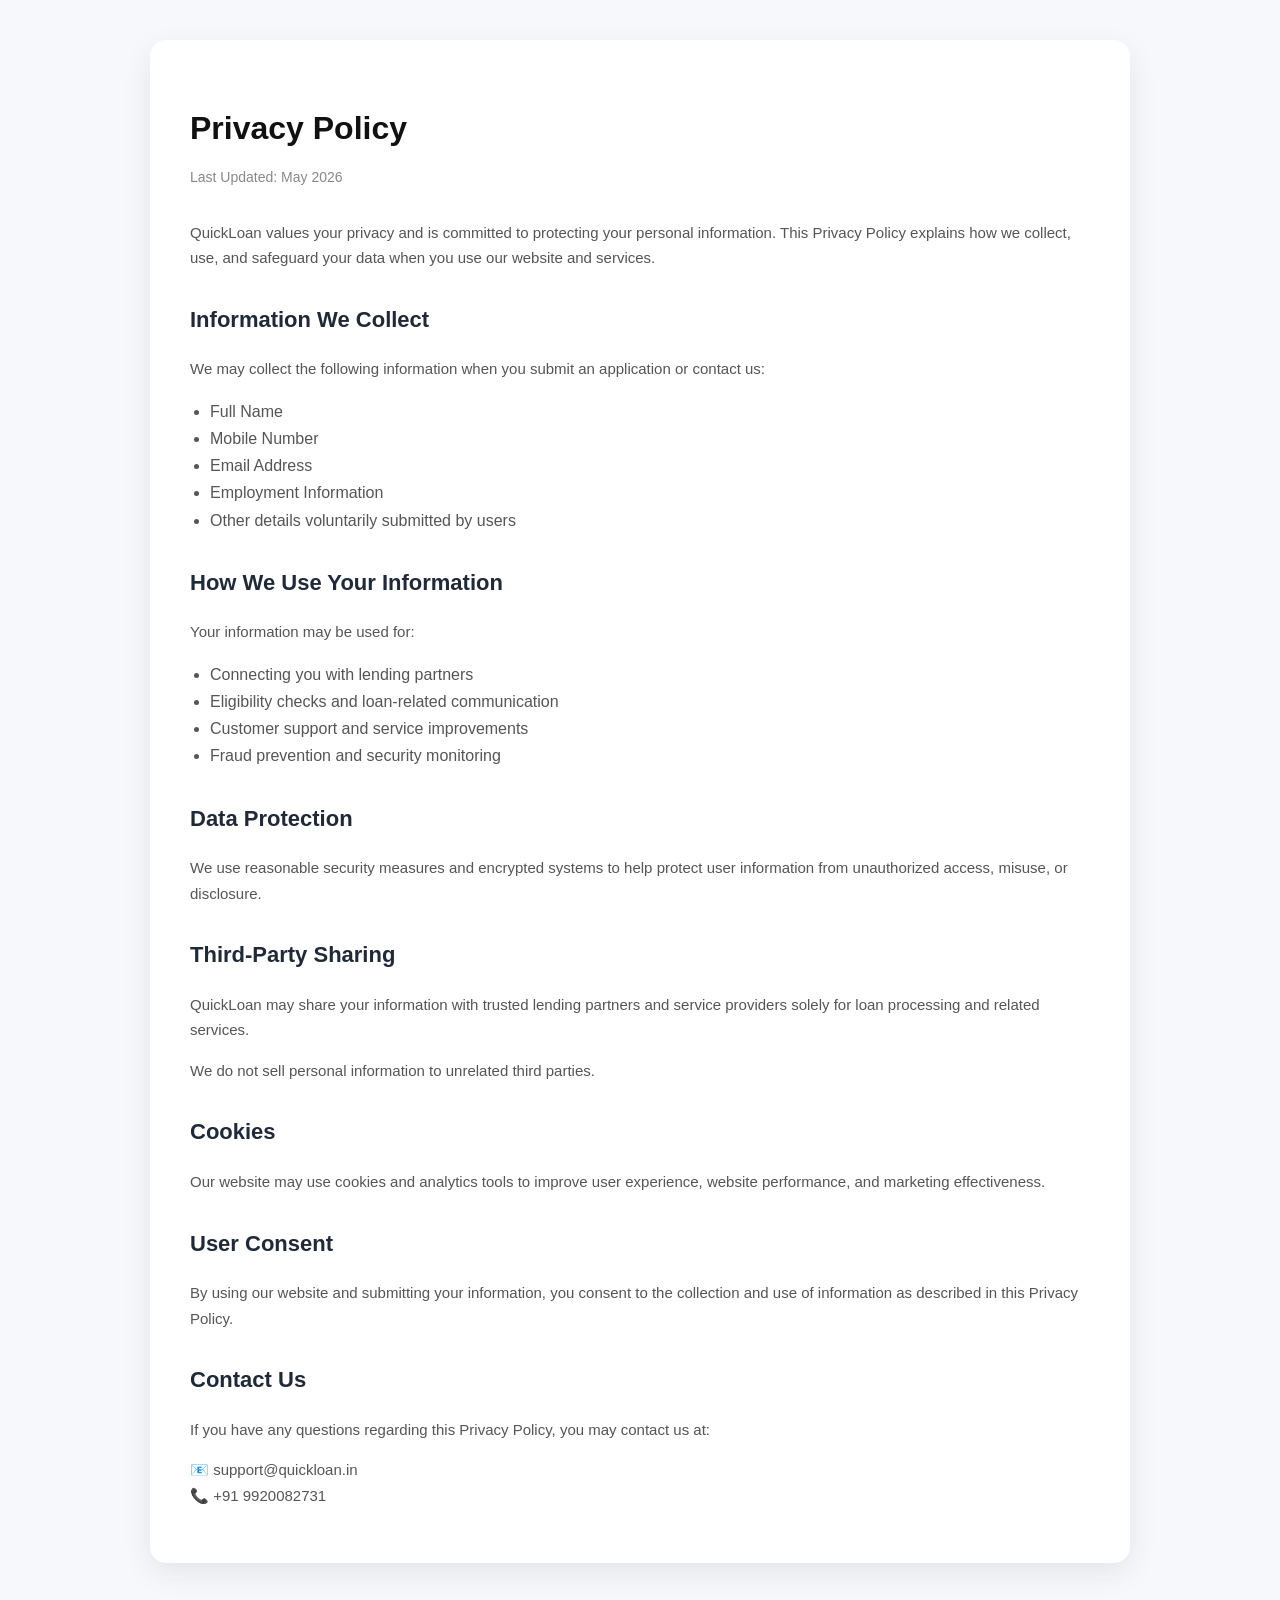
<file: privacy.html>
<!doctype html>

<html lang="en">
  <head>
    <meta charset="UTF-8" />
    <meta name="viewport" content="width=device-width, initial-scale=1.0" />
    <title>Privacy Policy - QuickLoan</title>

    <style>
      body {
        font-family: Arial, sans-serif;
        background: #f7f8fc;
        color: #222;
        margin: 0;
        padding: 40px 20px;
        line-height: 1.7;
      }

      .container {
        max-width: 900px;
        margin: auto;
        background: #fff;
        padding: 40px;
        border-radius: 16px;
        box-shadow: 0 10px 30px rgba(0, 0, 0, 0.08);
      }

      h1 {
        font-size: 32px;
        margin-bottom: 10px;
        color: #111;
      }

      h2 {
        margin-top: 30px;
        color: #1f2937;
        font-size: 22px;
      }

      p {
        color: #555;
        font-size: 15px;
      }

      ul {
        padding-left: 20px;
        color: #555;
      }

      a {
        color: #0a7cff;
        text-decoration: none;
      }

      .last-updated {
        color: #888;
        font-size: 14px;
        margin-bottom: 30px;
      }
    </style>
  </head>

  <body>
    <div class="container">
      <h1>Privacy Policy</h1>

      <div class="last-updated">Last Updated: May 2026</div>

      <p>
        QuickLoan values your privacy and is committed to protecting your
        personal information. This Privacy Policy explains how we collect, use,
        and safeguard your data when you use our website and services.
      </p>

      <h2>Information We Collect</h2>

      <p>
        We may collect the following information when you submit an application
        or contact us:
      </p>

      <ul>
        <li>Full Name</li>
        <li>Mobile Number</li>
        <li>Email Address</li>
        <li>Employment Information</li>
        <li>Other details voluntarily submitted by users</li>
      </ul>

      <h2>How We Use Your Information</h2>

      <p>Your information may be used for:</p>

      <ul>
        <li>Connecting you with lending partners</li>
        <li>Eligibility checks and loan-related communication</li>
        <li>Customer support and service improvements</li>
        <li>Fraud prevention and security monitoring</li>
      </ul>

      <h2>Data Protection</h2>

      <p>
        We use reasonable security measures and encrypted systems to help
        protect user information from unauthorized access, misuse, or
        disclosure.
      </p>

      <h2>Third-Party Sharing</h2>

      <p>
        QuickLoan may share your information with trusted lending partners and
        service providers solely for loan processing and related services.
      </p>

      <p>We do not sell personal information to unrelated third parties.</p>

      <h2>Cookies</h2>

      <p>
        Our website may use cookies and analytics tools to improve user
        experience, website performance, and marketing effectiveness.
      </p>

      <h2>User Consent</h2>

      <p>
        By using our website and submitting your information, you consent to the
        collection and use of information as described in this Privacy Policy.
      </p>

      <h2>Contact Us</h2>

      <p>
        If you have any questions regarding this Privacy Policy, you may contact
        us at:
      </p>

      <p>
        📧 support@quickloan.in <br />
        📞 +91 9920082731
      </p>
    </div>
  </body>
</html>
</file>
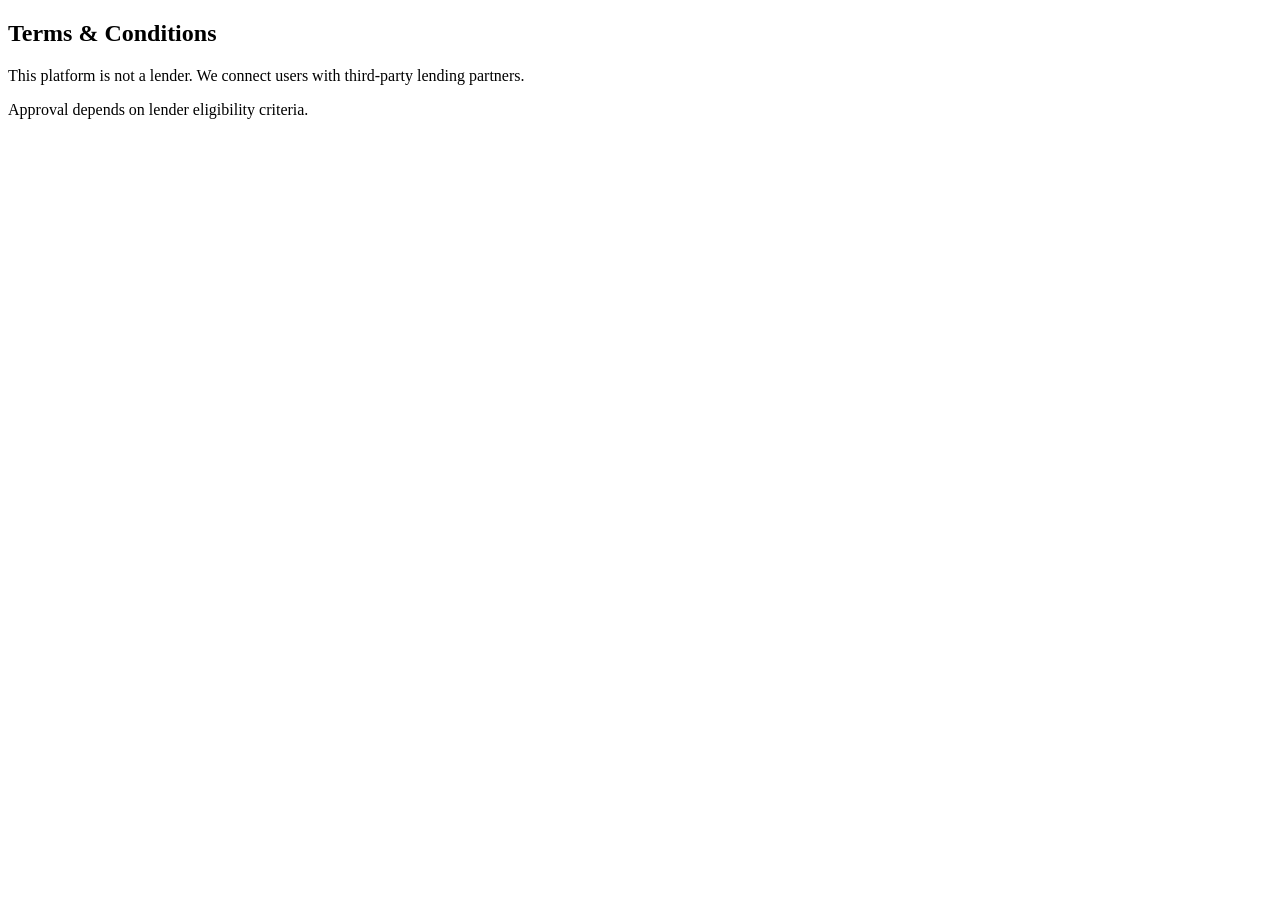
<file: terms.html>
<!DOCTYPE html>
<html lang="en">
<head>
    <meta charset="UTF-8">
    <meta name="viewport" content="width=device-width, initial-scale=1.0">
    <title>Quick loan terms</title>
</head>
<body>
    <h2>Terms & Conditions</h2>
<p>This platform is not a lender. We connect users with third-party lending partners.</p>
<p>Approval depends on lender eligibility criteria.</p>
</body>
</html>
</file>
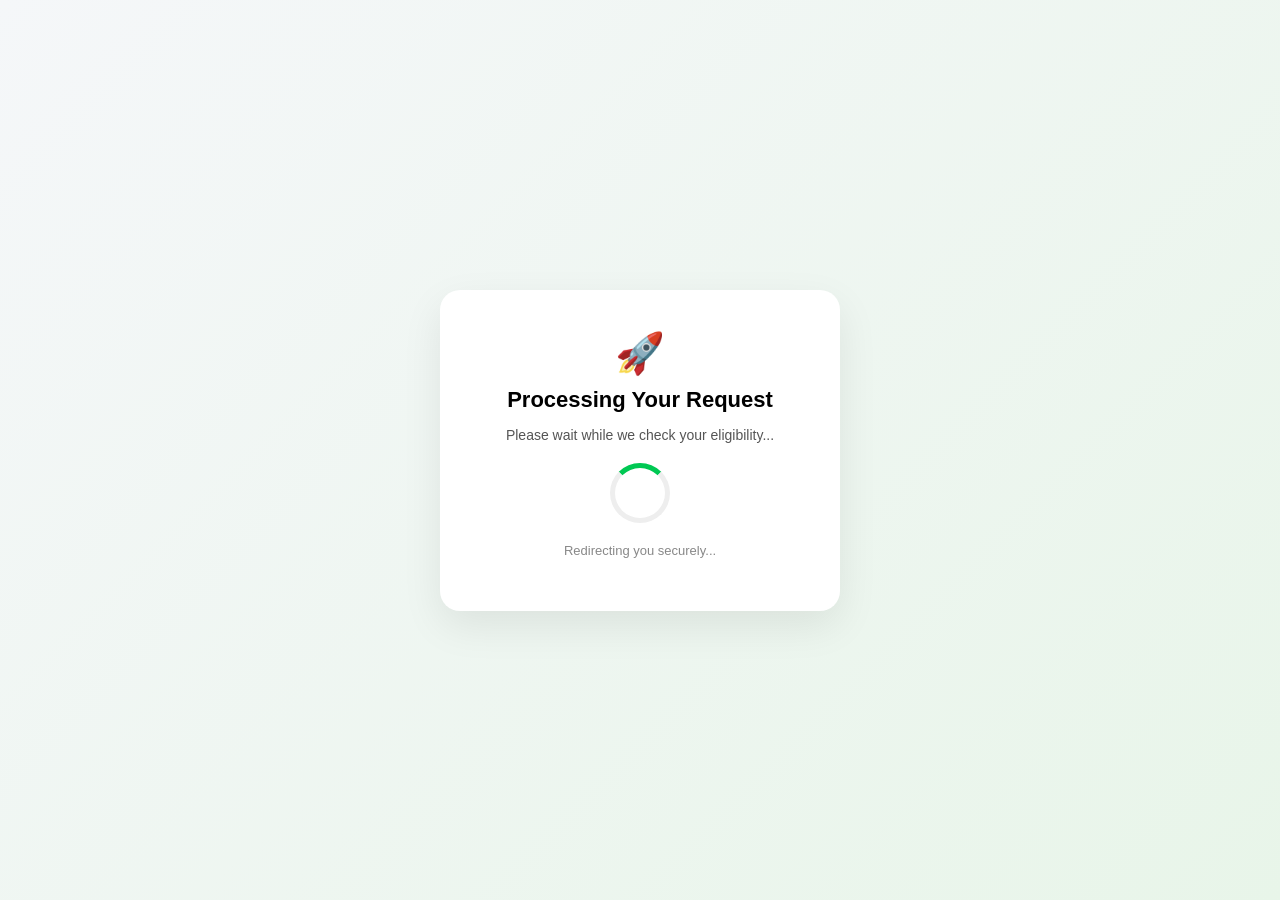
<file: thankyou.html>
<!DOCTYPE html>
<html lang="en">
<head>
<meta charset="UTF-8">
<meta name="viewport" content="width=device-width, initial-scale=1.0">
<title>Processing...</title>

<style>
body {
    margin:0;
    font-family: Arial, sans-serif;
    background: linear-gradient(135deg,#f5f7f9,#e8f5e9);
    display:flex;
    justify-content:center;
    align-items:center;
    height:100vh;
}

/* CARD */
.container {
    background:#fff;
    padding:40px 25px;
    border-radius:20px;
    text-align:center;
    box-shadow:0 15px 40px rgba(0,0,0,0.08);
    max-width:350px;
    width:90%;
}

/* ICON */
.icon {
    font-size:40px;
    color:#00c853;
    margin-bottom:10px;
}

/* TEXT */
h2 {
    margin:10px 0;
    font-size:22px;
}

p {
    color:#555;
    font-size:14px;
}

/* LOADER */
.loader {
    margin:20px auto;
    width:50px;
    height:50px;
    border:5px solid #eee;
    border-top:5px solid #00c853;
    border-radius:50%;
    animation: spin 1s linear infinite;
}

@keyframes spin {
    0% { transform: rotate(0deg); }
    100% { transform: rotate(360deg); }
}

/* PROGRESS TEXT */
.progress {
    font-size:13px;
    color:#888;
    margin-top:10px;
}
</style>
</head>

<body>

<div class="container">

  <div class="icon">🚀</div>

  <h2>Processing Your Request</h2>

  <p>Please wait while we check your eligibility...</p>

  <div class="loader"></div>

  <p class="progress">Redirecting you securely...</p>

</div>

<script>
setTimeout(()=>{
  window.location.href = "https://upstox.com/open-account/?f=6ZA67G";
},2000);
</script>

</body>
</html>
</file>
